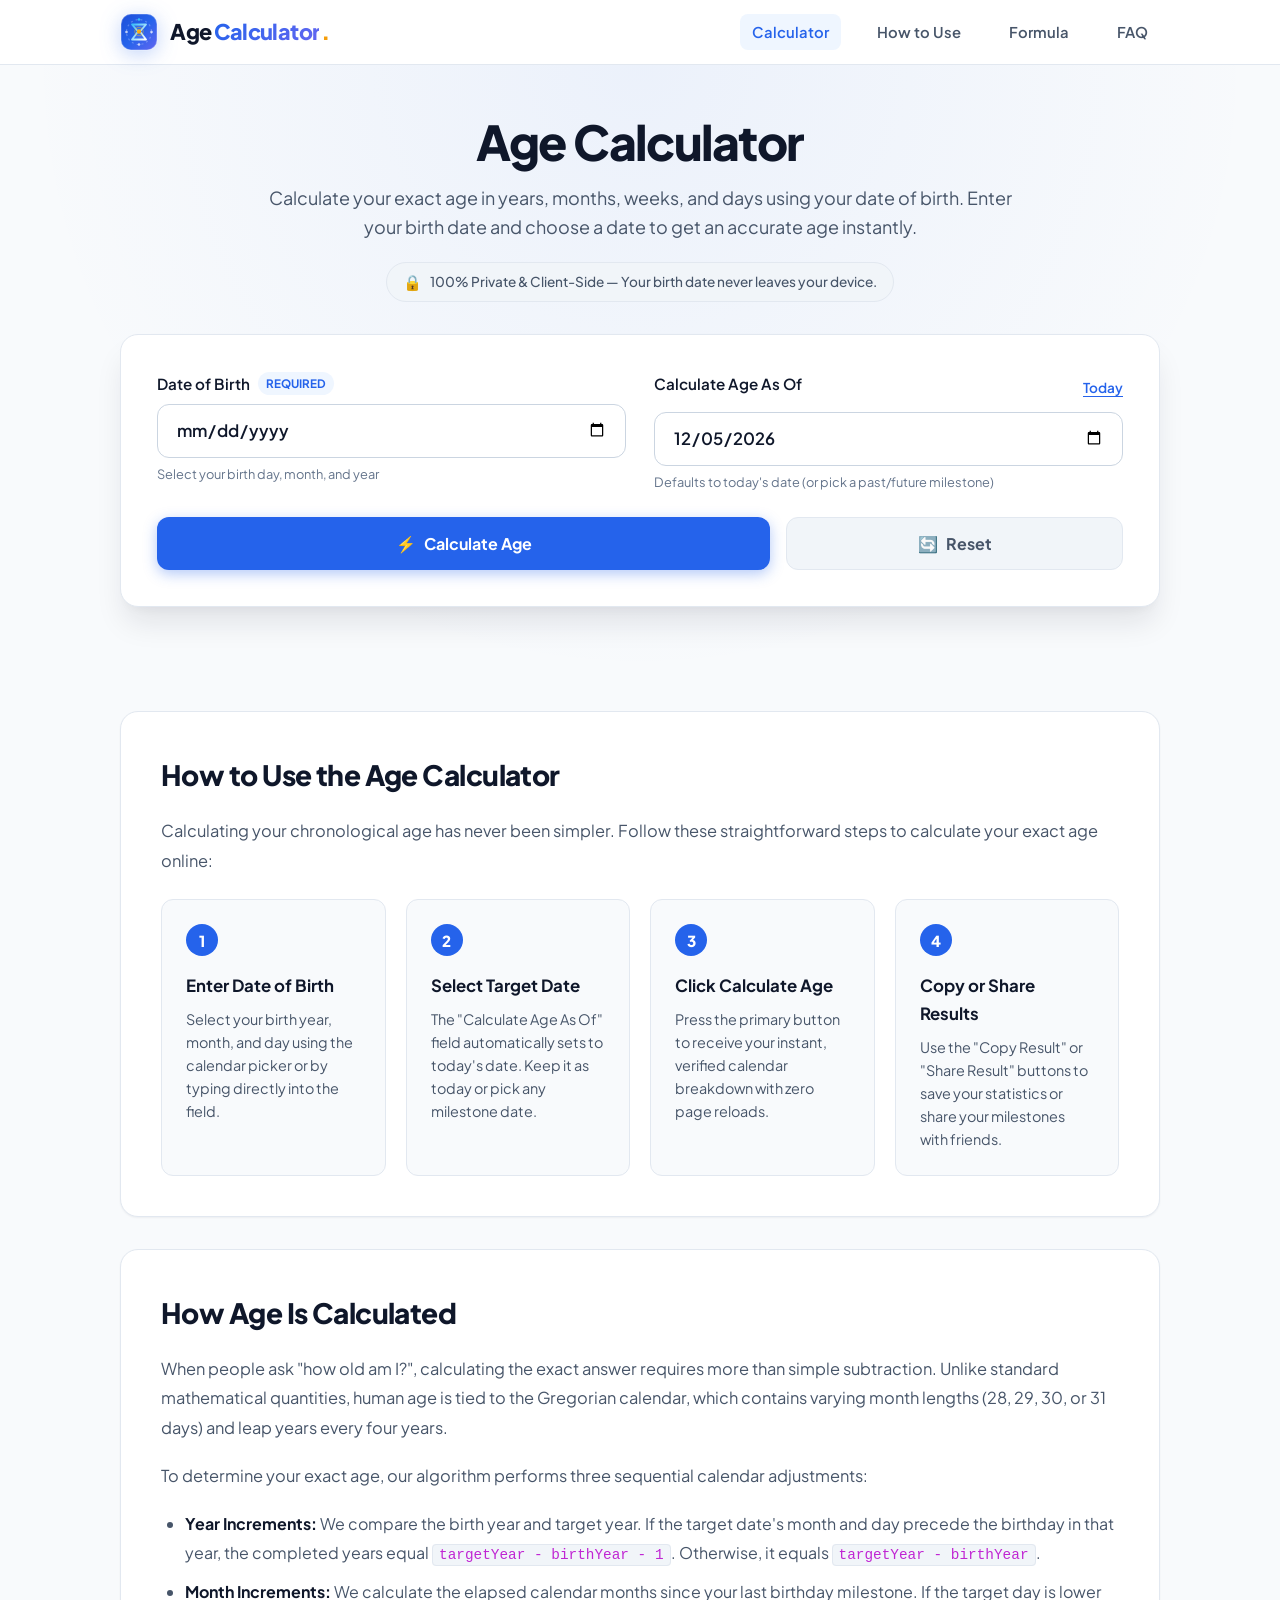
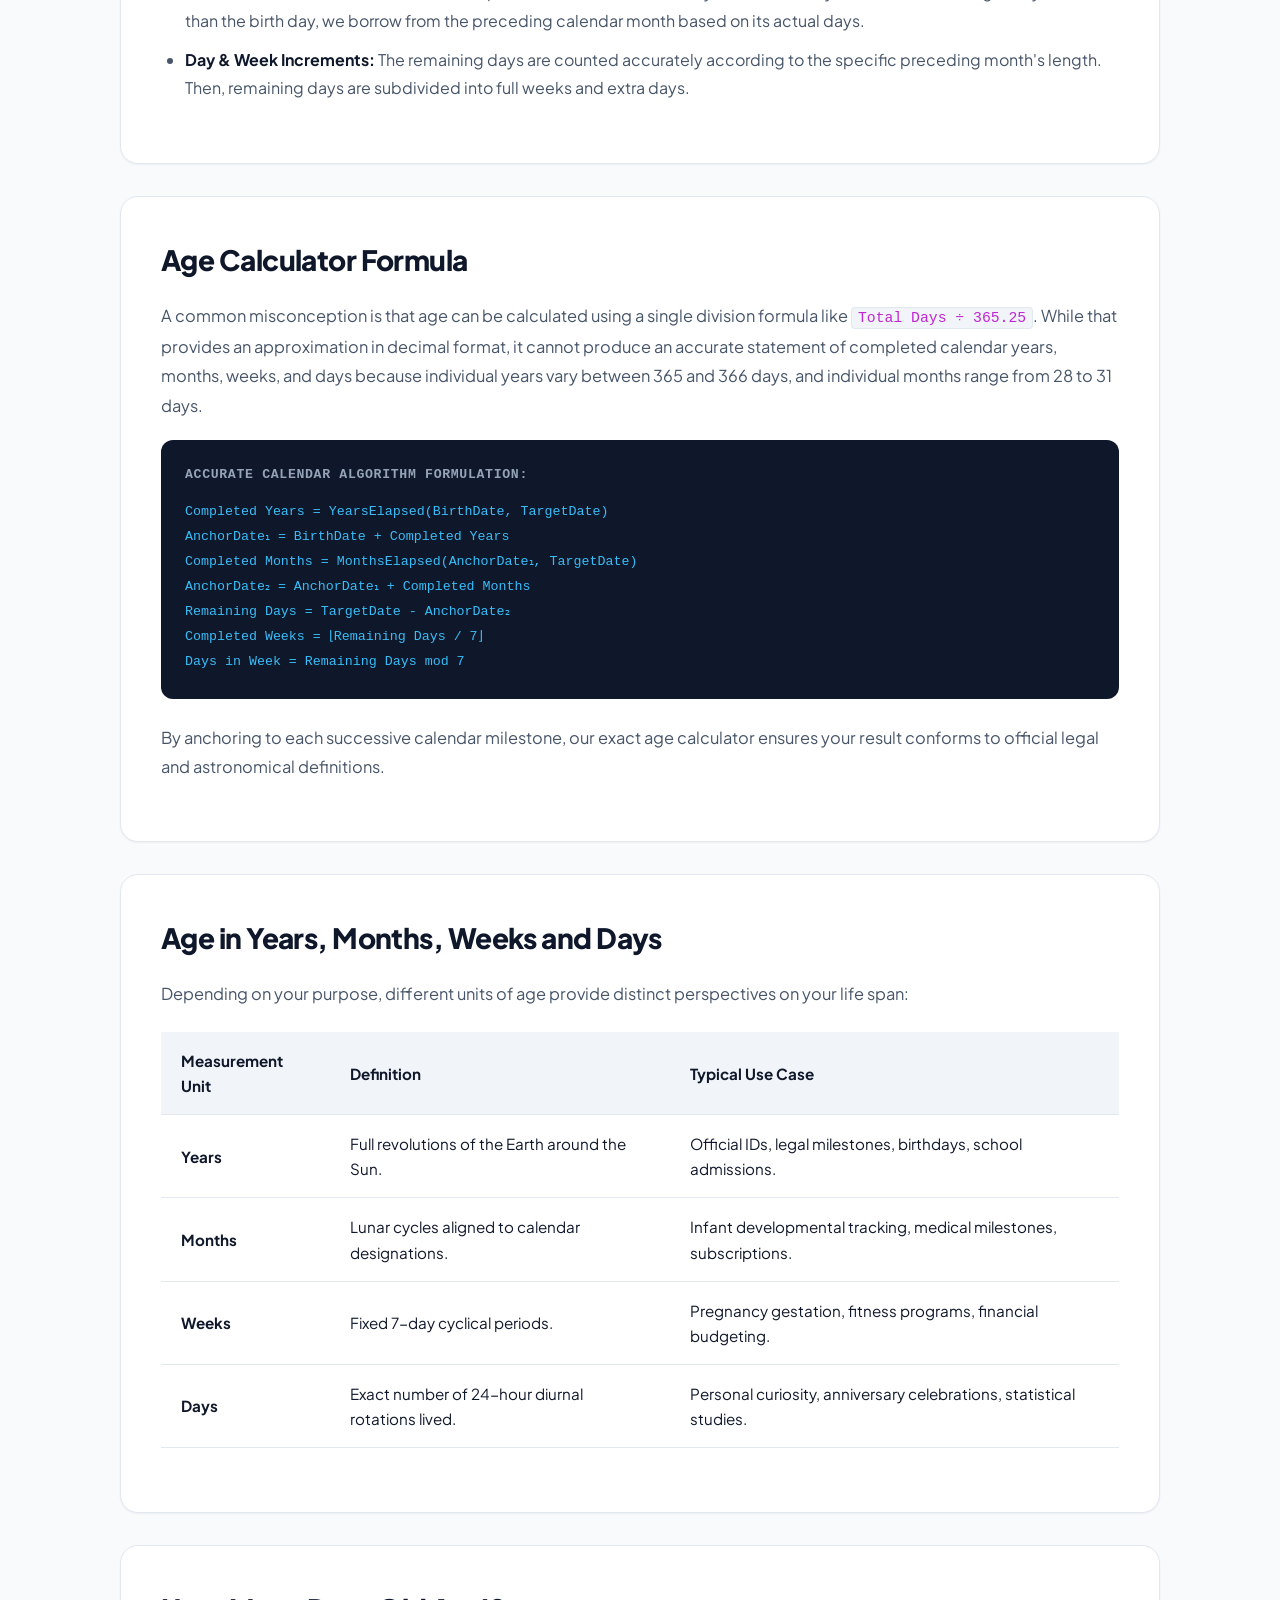
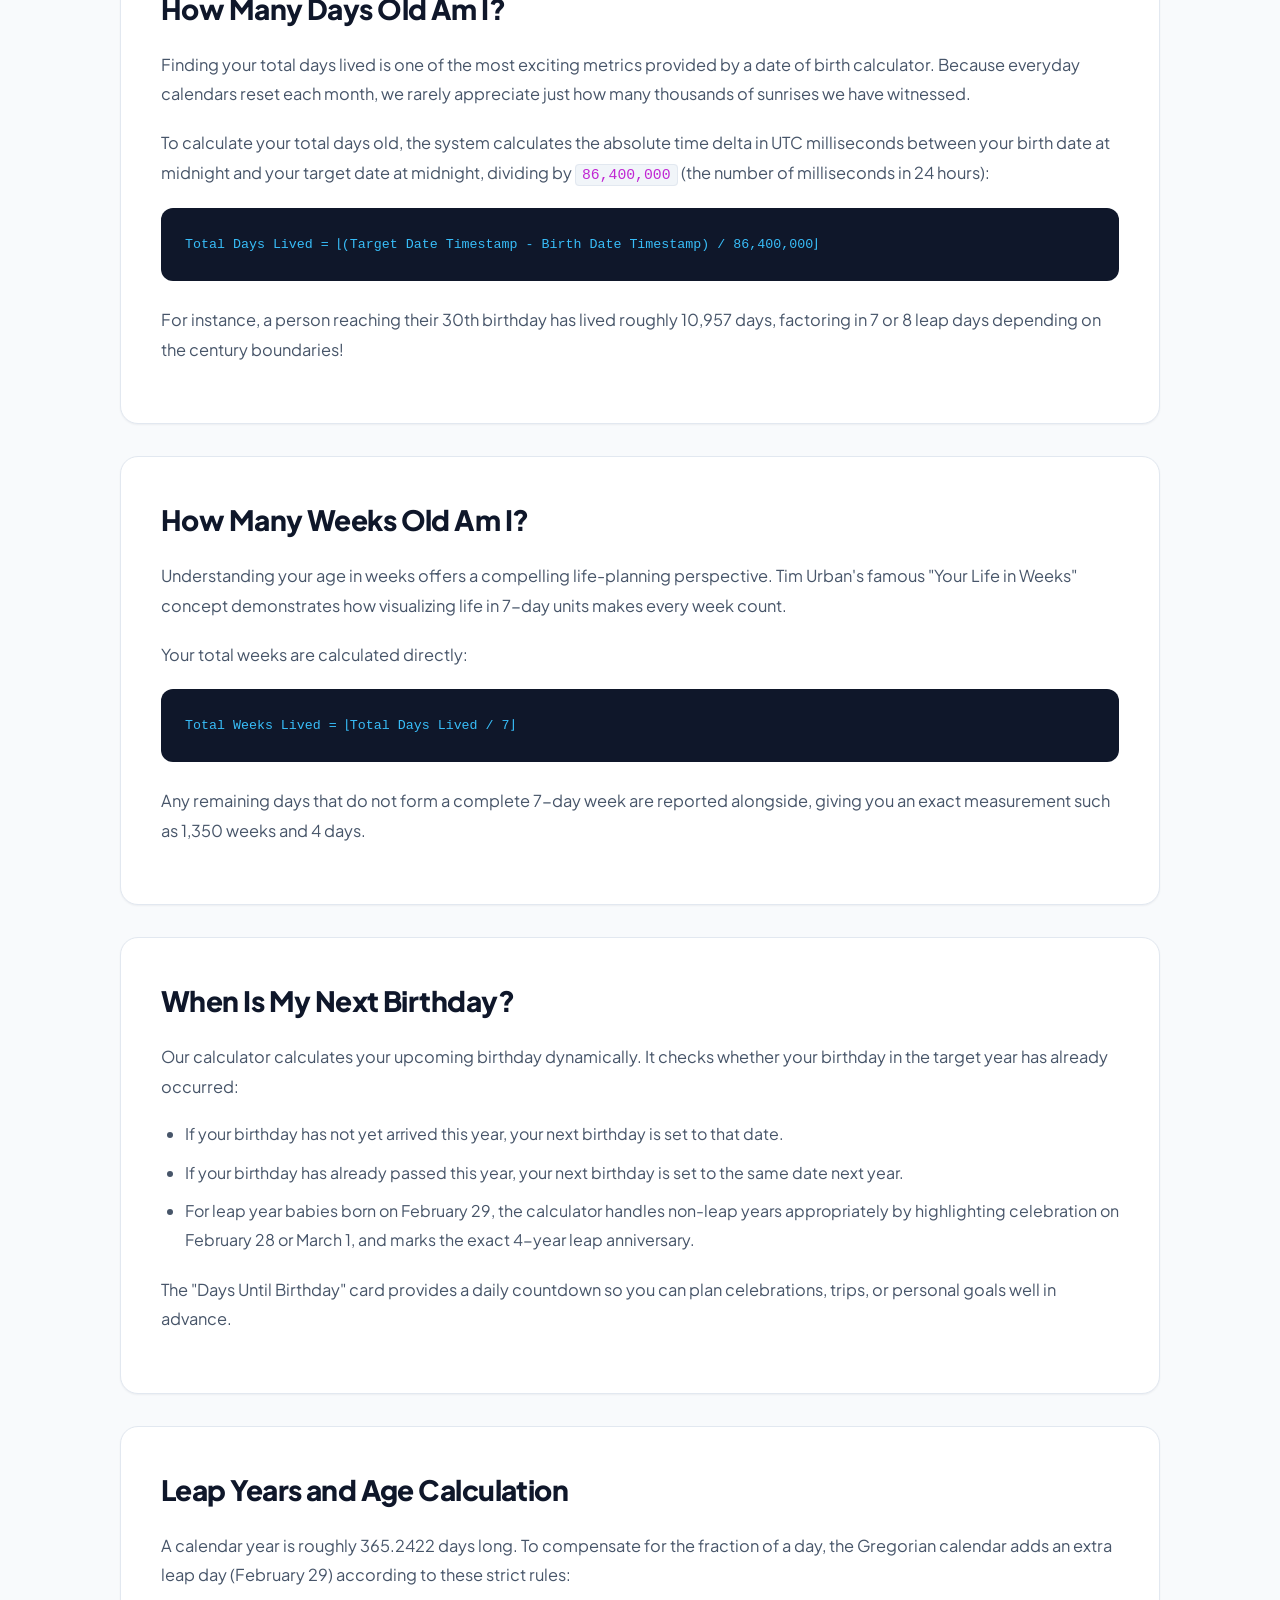
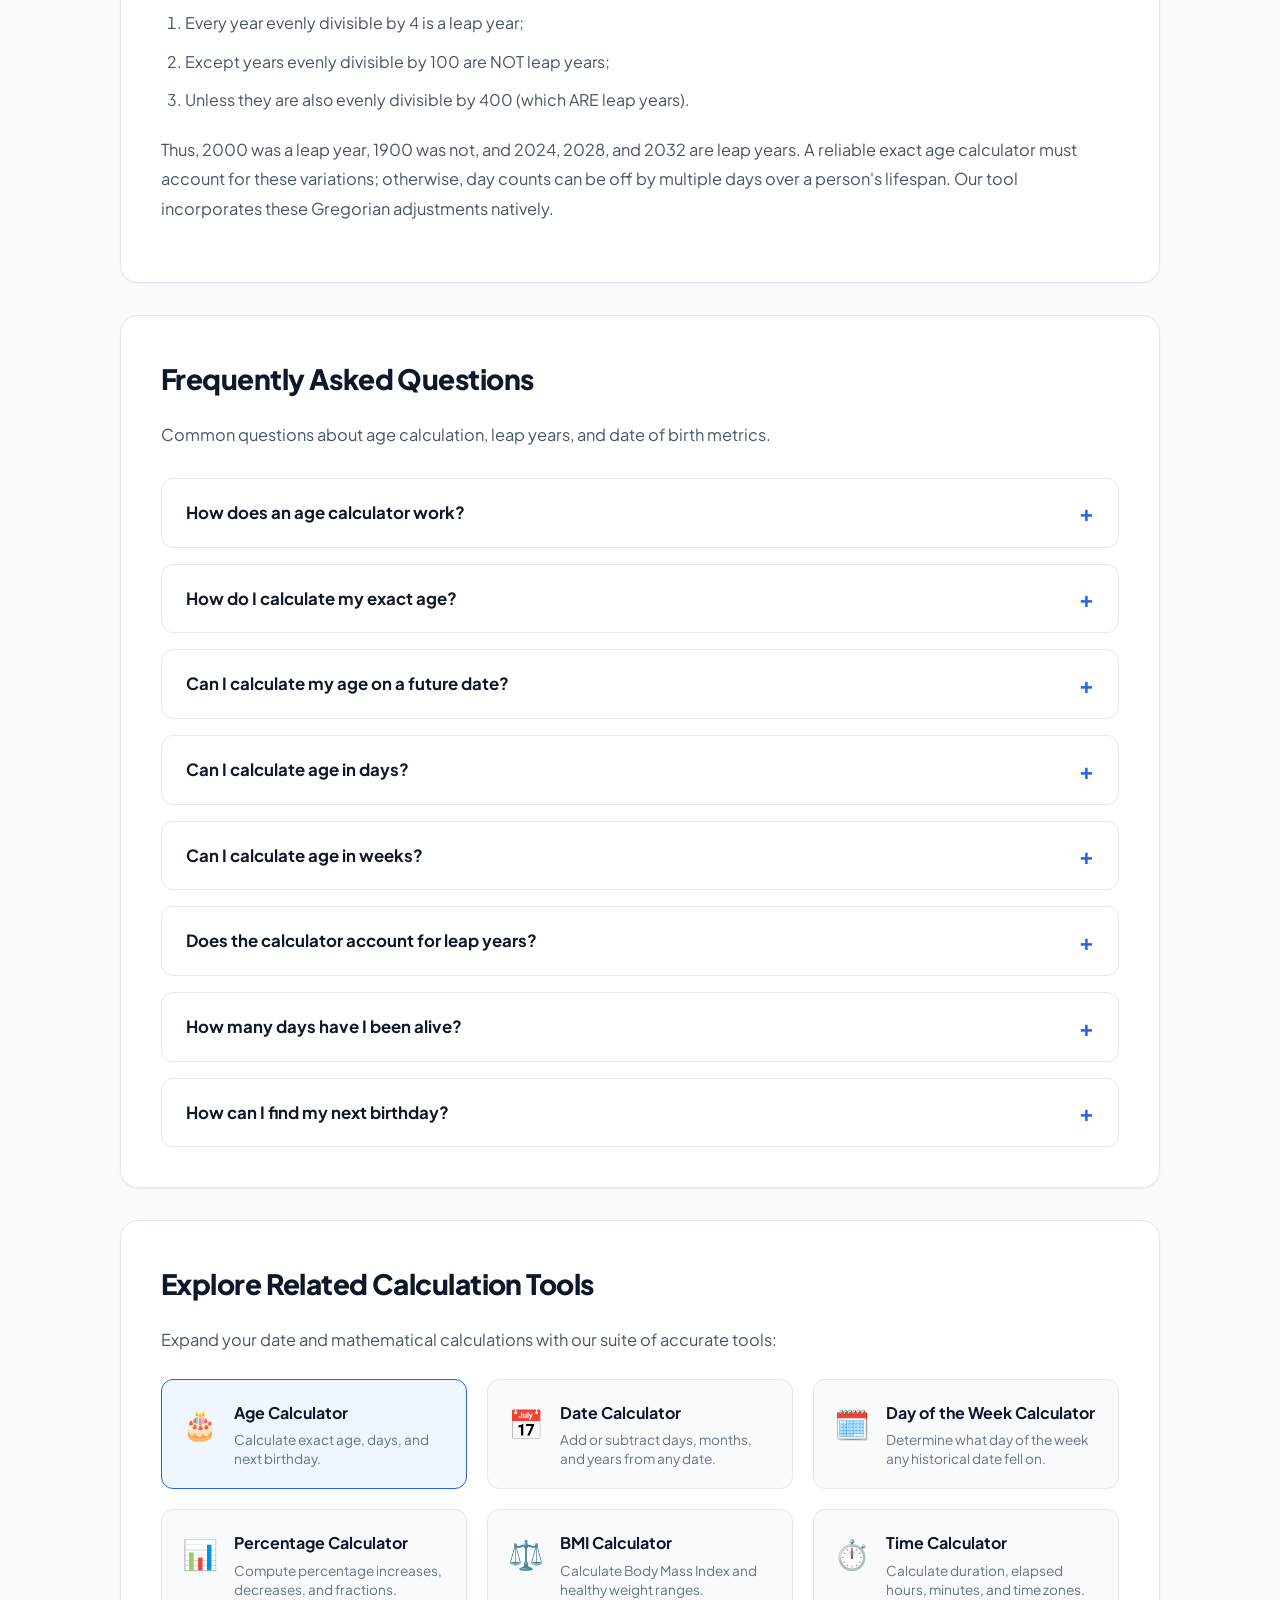
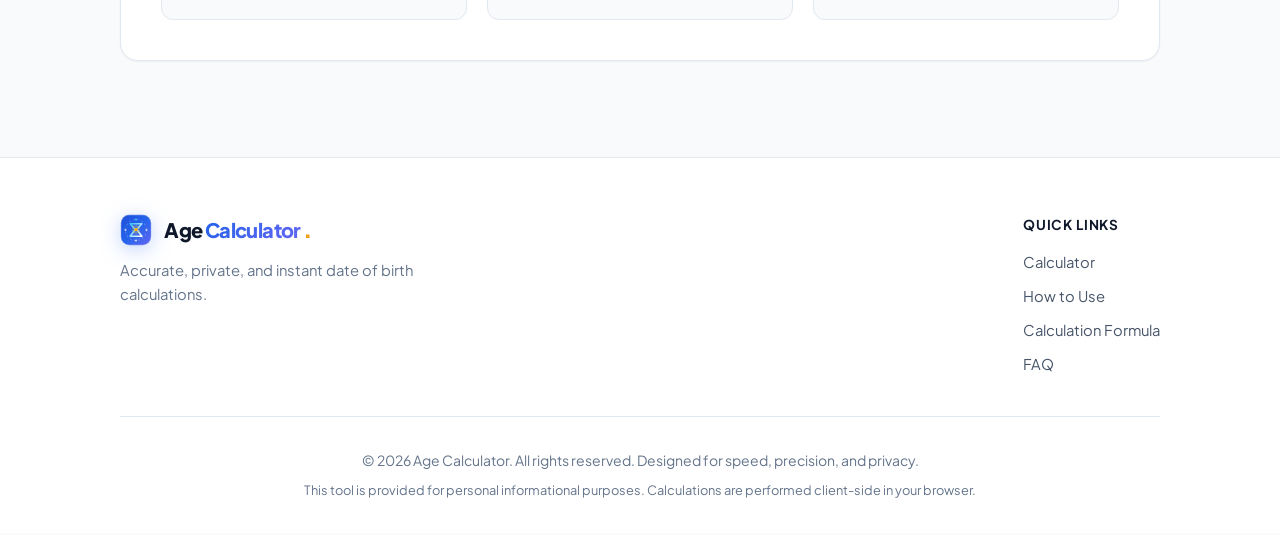
<file: index.html>
<!DOCTYPE html>
<html lang="en">

<head>
    <meta charset="UTF-8">
    <meta name="viewport" content="width=device-width, initial-scale=1.0">
    <title>Age Calculator – Calculate Your Exact Age Online</title>
    <meta name="description"
        content="Calculate your exact age in years, months, weeks and days. Enter your date of birth and get accurate results instantly with our free age calculator.">
    <meta name="keywords"
        content="age calculator, calculate age, age calculator online, exact age calculator, calculate my age, age in years months days, age in days, age in weeks, how old am I, date of birth calculator">
    <meta name="author" content="Age Calculator">
    <meta name="robots" content="index, follow">
    <link rel="canonical" href="https://age-calculator-blue-zeta.vercel.app/">
    <link rel="icon" type="image/svg+xml" href="favicon.svg">

    <!-- Google Site Verification -->
    <meta name="google-site-verification" content="9Q1q1gPk2qSRM4EOy9Ygh7J5gQvlTC3hn3TO_TI9pf8">

    <!-- Open Graph Metadata -->
    <meta property="og:type" content="website">

    <meta property="og:site_name" content="Age Calculator">
    <meta property="og:title" content="Age Calculator – Calculate Your Exact Age Online">
    <meta property="og:description"
        content="Calculate your exact age in years, months, weeks and days. Enter your date of birth and get accurate results instantly with our free age calculator.">
    <meta property="og:url" content="https://age-calculator-blue-zeta.vercel.app/">
    <meta property="og:image" content="https://age-calculator-blue-zeta.vercel.app/og-image.png">

    <!-- Twitter Card Metadata -->
    <meta name="twitter:card" content="summary_large_image">
    <meta name="twitter:title" content="Age Calculator – Calculate Your Exact Age Online">
    <meta name="twitter:description"
        content="Calculate your exact age in years, months, weeks and days. Accurate leap year and calendar calculations.">
    <meta name="twitter:image" content="https://age-calculator-blue-zeta.vercel.app/og-image.png">

    <!-- Typography & Styling -->
    <link rel="preconnect" href="https://fonts.googleapis.com">
    <link rel="preconnect" href="https://fonts.gstatic.com" crossorigin>
    <link href="https://fonts.googleapis.com/css2?family=Plus+Jakarta+Sans:wght@400;500;600;700;800&display=swap"
        rel="stylesheet">
    <link rel="stylesheet" href="style.css">

    <!-- Structured Data (JSON-LD) -->
    <script type="application/ld+json">
    {
      "@context": "https://schema.org",
      "@graph": [
        {
          "@type": "WebSite",
          "@id": "https://age-calculator-blue-zeta.vercel.app/#website",
          "url": "https://age-calculator-blue-zeta.vercel.app/",
          "name": "Age Calculator",
          "description": "Calculate your exact age in years, months, weeks and days online instantly.",
          "potentialAction": {
            "@type": "SearchAction",
            "target": "https://age-calculator-blue-zeta.vercel.app/?q={search_term_string}",
            "query-input": "required name=search_term_string"
          }
        },
        {
          "@type": "WebPage",
          "@id": "https://age-calculator-blue-zeta.vercel.app/#webpage",
          "url": "https://age-calculator-blue-zeta.vercel.app/",
          "name": "Age Calculator – Calculate Your Exact Age Online",
          "isPartOf": {
            "@id": "https://age-calculator-blue-zeta.vercel.app/#website"
          },
          "description": "Calculate your exact age in years, months, weeks and days. Enter your date of birth and get accurate results instantly with our free age calculator.",
          "inLanguage": "en-US"
        },
        {
          "@type": "BreadcrumbList",
          "@id": "https://age-calculator-blue-zeta.vercel.app/#breadcrumb",
          "itemListElement": [
            {
              "@type": "ListItem",
              "position": 1,
              "name": "Home",
              "item": "https://age-calculator-blue-zeta.vercel.app/"
            },
            {
              "@type": "ListItem",
              "position": 2,
              "name": "Age Calculator",
              "item": "https://age-calculator-blue-zeta.vercel.app/"
            }
          ]
        },
        {
          "@type": "FAQPage",
          "mainEntity": [
            {
              "@type": "Question",
              "name": "How does an age calculator work?",
              "acceptedAnswer": {
                "@type": "Answer",
                "text": "An age calculator compares your exact birth date with a chosen target date (such as today). It breaks down the difference through calendar-based month increments, leap-year checks, and remaining days to yield exact years, months, weeks, and total elapsed days."
              }
            },
            {
              "@type": "Question",
              "name": "How do I calculate my exact age?",
              "acceptedAnswer": {
                "@type": "Answer",
                "text": "Enter your date of birth into the Date of Birth field, choose your target date (defaults to today), and click 'Calculate Age'. You will instantly receive your full breakdown in years, months, weeks, and days."
              }
            },
            {
              "@type": "Question",
              "name": "Can I calculate my age on a future date?",
              "acceptedAnswer": {
                "@type": "Answer",
                "text": "Yes. Change the 'Calculate Age As Of' date to any future date. The calculator will accurately compute how old you will be on that specific milestone date."
              }
            },
            {
              "@type": "Question",
              "name": "Can I calculate age in days?",
              "acceptedAnswer": {
                "@type": "Answer",
                "text": "Yes. The calculator computes your exact total days lived by measuring the total milliseconds between your birth date and the target date, divided by the number of milliseconds in a standard day (86,400,000)."
              }
            },
            {
              "@type": "Question",
              "name": "Can I calculate age in weeks?",
              "acceptedAnswer": {
                "@type": "Answer",
                "text": "Yes. The calculator provides your total age in full weeks by dividing your total lived days by 7, while also providing any remaining days."
              }
            },
            {
              "@type": "Question",
              "name": "Does the calculator account for leap years?",
              "acceptedAnswer": {
                "@type": "Answer",
                "text": "Yes. Our calculator fully accounts for Gregorian leap years (including the 4-year, 100-year, and 400-year rules) as well as birthdays occurring on February 29."
              }
            },
            {
              "@type": "Question",
              "name": "How many days have I been alive?",
              "acceptedAnswer": {
                "@type": "Answer",
                "text": "Enter your date of birth, and look at the 'Age in Days' metric card. It displays the exact, cumulative number of days you have lived up to the selected target date."
              }
            },
            {
              "@type": "Question",
              "name": "How can I find my next birthday?",
              "acceptedAnswer": {
                "@type": "Answer",
                "text": "The calculator automatically evaluates your birth month and day against the target date, shows the exact day and date of your next birthday, and provides a real-time countdown of days remaining."
              }
            }
          ]
        }
      ]
    }
    </script>
</head>

<body>
    <!-- Accessibility Skip Link -->
    <a href="#calculatorCard" class="skip-link">Skip to calculator</a>

    <!-- Navigation Header -->
    <header class="header">
        <div class="container header-container">
            <a href="#calculatorCard" class="logo" aria-label="Age Calculator Home">
                <div class="logo-mark" aria-hidden="true">
                    <svg class="logo-svg" width="38" height="38" viewBox="0 0 38 38" fill="none" xmlns="http://www.w3.org/2000/svg">
                        <defs>
                            <linearGradient id="logoBgGrad" x1="0%" y1="0%" x2="100%" y2="100%">
                                <stop offset="0%" stop-color="#1d4ed8" />
                                <stop offset="50%" stop-color="#2563eb" />
                                <stop offset="100%" stop-color="#6366f1" />
                            </linearGradient>
                            <linearGradient id="logoAccentGrad" x1="0%" y1="0%" x2="100%" y2="100%">
                                <stop offset="0%" stop-color="#38bdf8" />
                                <stop offset="100%" stop-color="#ffffff" />
                            </linearGradient>
                            <linearGradient id="sparkGrad" x1="0%" y1="0%" x2="100%" y2="100%">
                                <stop offset="0%" stop-color="#fbbf24" />
                                <stop offset="100%" stop-color="#f59e0b" />
                            </linearGradient>
                        </defs>
                        <!-- Rounded Squircle Badge -->
                        <rect x="1" y="1" width="36" height="36" rx="10" fill="url(#logoBgGrad)" stroke="rgba(255,255,255,0.25)" stroke-width="1.5"/>
                        
                        <!-- Outer Precision Orbit Dial -->
                        <circle cx="19" cy="19" r="12.5" stroke="rgba(255,255,255,0.25)" stroke-width="1.2" stroke-dasharray="2 3"/>
                        
                        <!-- Milestone Ticks (4 Seasons / Cardinal Points) -->
                        <circle cx="19" cy="6.5" r="1.3" fill="#38bdf8"/>
                        <circle cx="31.5" cy="19" r="1.3" fill="rgba(255,255,255,0.7)"/>
                        <circle cx="19" cy="31.5" r="1.3" fill="rgba(255,255,255,0.7)"/>
                        <circle cx="6.5" cy="19" r="1.3" fill="rgba(255,255,255,0.7)"/>
                        
                        <!-- Stylized Geometric Hourglass / Infinity Time Curve -->
                        <path d="M12 11.5 H26 L20 18.5 L26 26.5 H12 L18 18.5 Z" stroke="url(#logoAccentGrad)" stroke-width="1.8" stroke-linecap="round" stroke-linejoin="round" fill="rgba(255,255,255,0.08)"/>
                        
                        <!-- Center Dynamic Spark / Time Node -->
                        <circle cx="19" cy="18.5" r="2.2" fill="url(#sparkGrad)"/>
                        <circle cx="19" cy="18.5" r="4.2" stroke="#fbbf24" stroke-width="0.8" opacity="0.6"/>
                    </svg>
                </div>
                <div class="logo-brand">
                    <span class="brand-age">Age</span><span class="brand-calc">Calculator</span><span class="brand-dot">.</span>
                </div>
            </a>
            <nav class="nav-links" aria-label="Quick tools navigation">
                <a href="#calculatorCard" class="nav-link active">Calculator</a>
                <a href="#how-to-use" class="nav-link">How to Use</a>
                <a href="#methodology" class="nav-link">Formula</a>
                <a href="#faq" class="nav-link">FAQ</a>
            </nav>
        </div>
    </header>

    <!-- Main Content Area -->
    <main id="mainContent">
        <!-- Hero & Calculator Section -->
        <section class="hero-section">
            <div class="container hero-container">
                <div class="hero-header text-center">
                    <h1>Age Calculator</h1>
                    <p class="hero-intro">
                        Calculate your exact age in years, months, weeks, and days using your date of birth. Enter your
                        birth date and choose a date to get an accurate age instantly.
                    </p>
                    <div class="privacy-pill" role="status">
                        <span class="privacy-icon" aria-hidden="true">🔒</span>
                        <span>100% Private &amp; Client-Side — Your birth date never leaves your device.</span>
                    </div>
                </div>

                <!-- Calculator Card -->
                <div class="calculator-card" id="calculatorCard">
                    <form id="ageForm" class="age-form" novalidate>
                        <div class="form-grid">
                            <!-- Date of Birth Input -->
                            <div class="input-group">
                                <label for="birthDate">
                                    <span class="label-text">Date of Birth</span>
                                    <span class="label-badge">Required</span>
                                </label>
                                <div class="date-input-wrapper">
                                    <input type="date" id="birthDate" name="birthDate" required
                                        aria-describedby="birthDateHint" aria-required="true">
                                </div>
                                <span class="input-hint" id="birthDateHint">Select your birth day, month, and
                                    year</span>
                            </div>

                            <!-- Calculate Age As Of (Target Date) Input -->
                            <div class="input-group">
                                <div class="label-row">
                                    <label for="targetDate">
                                        <span class="label-text">Calculate Age As Of</span>
                                    </label>
                                    <button type="button" id="setTodayBtn" class="btn-text-action"
                                        title="Set to current date">
                                        Today
                                    </button>
                                </div>
                                <div class="date-input-wrapper">
                                    <input type="date" id="targetDate" name="targetDate" required
                                        aria-describedby="targetDateHint">
                                </div>
                                <span class="input-hint" id="targetDateHint">Defaults to today's date (or pick a
                                    past/future milestone)</span>
                            </div>
                        </div>

                        <!-- Accessible Error Feedback -->
                        <div id="errorAlert" class="error-alert hidden" role="alert" aria-live="assertive">
                            <span class="error-icon" aria-hidden="true">⚠️</span>
                            <span class="error-message" id="errorMessage"></span>
                        </div>

                        <!-- Form Control Buttons -->
                        <div class="button-row">
                            <button type="submit" id="calculateBtn" class="btn btn-primary">
                                <span class="btn-icon" aria-hidden="true">⚡</span>
                                <span>Calculate Age</span>
                            </button>
                            <button type="reset" id="resetBtn" class="btn btn-secondary">
                                <span class="btn-icon" aria-hidden="true">🔄</span>
                                <span>Reset</span>
                            </button>
                        </div>
                    </form>

                    <!-- Dynamic Results Section -->
                    <div id="resultsSection" class="results-container hidden" aria-live="polite">
                        <!-- Hero Result Card: Exact Age -->
                        <div class="exact-age-banner">
                            <div class="banner-top">
                                <span class="banner-badge">Result</span>
                                <h2 class="banner-title">Your Exact Age</h2>
                            </div>
                            <div class="exact-age-display" id="exactAgeSummary">
                                <div class="age-unit-pill">
                                    <span class="unit-val" id="exactYears">0</span>
                                    <span class="unit-name">Years</span>
                                </div>
                                <div class="unit-separator" aria-hidden="true">•</div>
                                <div class="age-unit-pill">
                                    <span class="unit-val" id="exactMonths">0</span>
                                    <span class="unit-name">Months</span>
                                </div>
                                <div class="unit-separator" aria-hidden="true">•</div>
                                <div class="age-unit-pill">
                                    <span class="unit-val" id="exactWeeks">0</span>
                                    <span class="unit-name">Weeks</span>
                                </div>
                                <div class="unit-separator" aria-hidden="true">•</div>
                                <div class="age-unit-pill">
                                    <span class="unit-val" id="exactDays">0</span>
                                    <span class="unit-name">Days</span>
                                </div>
                            </div>
                            <p class="exact-age-sentence" id="exactAgeSentence">
                                You are exactly 0 years, 0 months, 0 weeks, and 0 days old.
                            </p>
                        </div>

                        <!-- Result Cards Grid -->
                        <div class="cards-grid">
                            <!-- Card 1: Age in Years -->
                            <div class="stat-card">
                                <div class="card-icon" aria-hidden="true">🎂</div>
                                <div class="card-content">
                                    <span class="card-label">Age in Years</span>
                                    <div class="card-value" id="cardYears">0</div>
                                    <span class="card-subtext" id="cardYearsDecimal">0.00 years total</span>
                                </div>
                            </div>

                            <!-- Card 2: Age in Months -->
                            <div class="stat-card">
                                <div class="card-icon" aria-hidden="true">📅</div>
                                <div class="card-content">
                                    <span class="card-label">Age in Months</span>
                                    <div class="card-value" id="cardMonths">0</div>
                                    <span class="card-subtext" id="cardMonthsSub">Total months lived</span>
                                </div>
                            </div>

                            <!-- Card 3: Age in Weeks -->
                            <div class="stat-card">
                                <div class="card-icon" aria-hidden="true">🗓️</div>
                                <div class="card-content">
                                    <span class="card-label">Age in Weeks</span>
                                    <div class="card-value" id="cardWeeks">0</div>
                                    <span class="card-subtext" id="cardWeeksSub">Total weeks lived</span>
                                </div>
                            </div>

                            <!-- Card 4: Age in Days -->
                            <div class="stat-card">
                                <div class="card-icon" aria-hidden="true">☀️</div>
                                <div class="card-content">
                                    <span class="card-label">Age in Days</span>
                                    <div class="card-value" id="cardDays">0</div>
                                    <span class="card-subtext">Total days lived</span>
                                </div>
                            </div>

                            <!-- Card 5: Next Birthday -->
                            <div class="stat-card stat-card-highlight">
                                <div class="card-icon" aria-hidden="true">🎉</div>
                                <div class="card-content">
                                    <span class="card-label">Next Birthday</span>
                                    <div class="card-value card-value-sm" id="cardNextBirthday">—</div>
                                    <span class="card-subtext" id="cardNextBirthdayDay">—</span>
                                </div>
                            </div>

                            <!-- Card 6: Days Until Birthday -->
                            <div class="stat-card">
                                <div class="card-icon" aria-hidden="true">⏳</div>
                                <div class="card-content">
                                    <span class="card-label">Days Until Birthday</span>
                                    <div class="card-value" id="cardDaysUntilBirthday">0</div>
                                    <span class="card-subtext" id="cardDaysUntilBirthdaySub">Days remaining</span>
                                </div>
                            </div>

                            <!-- Card 7: Day of Birth -->
                            <div class="stat-card">
                                <div class="card-icon" aria-hidden="true">🌟</div>
                                <div class="card-content">
                                    <span class="card-label">Day of Birth</span>
                                    <div class="card-value card-value-sm" id="cardDayOfBirth">—</div>
                                    <span class="card-subtext">Day you were born</span>
                                </div>
                            </div>

                            <!-- Card 8: Zodiac Sign -->
                            <div class="stat-card">
                                <div class="card-icon" aria-hidden="true" id="cardZodiacIcon">♈</div>
                                <div class="card-content">
                                    <span class="card-label">Zodiac Sign</span>
                                    <div class="card-value card-value-sm" id="cardZodiac">—</div>
                                    <span class="card-subtext" id="cardZodiacDates">—</span>
                                </div>
                            </div>
                        </div>

                        <!-- Micro Metrics Breakdown: Hours, Minutes, Seconds -->
                        <div class="extra-metrics-panel">
                            <h3 class="extra-metrics-title">Cumulative Time Lived</h3>
                            <div class="extra-metrics-grid">
                                <div class="extra-metric-item">
                                    <span class="metric-num" id="statHours">0</span>
                                    <span class="metric-name">Total Hours</span>
                                </div>
                                <div class="extra-metric-item">
                                    <span class="metric-num" id="statMinutes">0</span>
                                    <span class="metric-name">Total Minutes</span>
                                </div>
                                <div class="extra-metric-item">
                                    <span class="metric-num" id="statSeconds">0</span>
                                    <span class="metric-name">Total Seconds</span>
                                </div>
                            </div>
                        </div>

                        <!-- Copy & Share Action Bar -->
                        <div class="action-toolbar">
                            <button type="button" id="copyResultBtn" class="btn btn-action">
                                <span class="action-icon" aria-hidden="true">📋</span>
                                <span>Copy Result</span>
                            </button>
                            <button type="button" id="shareResultBtn" class="btn btn-action">
                                <span class="action-icon" aria-hidden="true">↗️</span>
                                <span>Share Result</span>
                            </button>
                        </div>
                    </div>
                </div>
            </div>
        </section>

        <!-- SEO Educational Content Sections -->
        <section class="content-section" id="how-to-use">
            <div class="container">
                <article class="content-card">
                    <h2>How to Use the Age Calculator</h2>
                    <p>
                        Calculating your chronological age has never been simpler. Follow these straightforward steps to
                        calculate your exact age online:
                    </p>
                    <div class="steps-grid">
                        <div class="step-card">
                            <div class="step-badge">1</div>
                            <h3>Enter Date of Birth</h3>
                            <p>Select your birth year, month, and day using the calendar picker or by typing directly
                                into the field.</p>
                        </div>
                        <div class="step-card">
                            <div class="step-badge">2</div>
                            <h3>Select Target Date</h3>
                            <p>The "Calculate Age As Of" field automatically sets to today's date. Keep it as today or
                                pick any milestone date.</p>
                        </div>
                        <div class="step-card">
                            <div class="step-badge">3</div>
                            <h3>Click Calculate Age</h3>
                            <p>Press the primary button to receive your instant, verified calendar breakdown with zero
                                page reloads.</p>
                        </div>
                        <div class="step-card">
                            <div class="step-badge">4</div>
                            <h3>Copy or Share Results</h3>
                            <p>Use the "Copy Result" or "Share Result" buttons to save your statistics or share your
                                milestones with friends.</p>
                        </div>
                    </div>
                </article>

                <article class="content-card" id="methodology">
                    <h2>How Age Is Calculated</h2>
                    <p>
                        When people ask "how old am I?", calculating the exact answer requires more than simple
                        subtraction. Unlike standard mathematical quantities, human age is tied to the Gregorian
                        calendar, which contains varying month lengths (28, 29, 30, or 31 days) and leap years every
                        four years.
                    </p>
                    <p>
                        To determine your exact age, our algorithm performs three sequential calendar adjustments:
                    </p>
                    <ul>
                        <li><strong>Year Increments:</strong> We compare the birth year and target year. If the target
                            date's month and day precede the birthday in that year, the completed years equal
                            <code>targetYear - birthYear - 1</code>. Otherwise, it equals
                            <code>targetYear - birthYear</code>.</li>
                        <li><strong>Month Increments:</strong> We calculate the elapsed calendar months since your last
                            birthday milestone. If the target day is lower than the birth day, we borrow from the
                            preceding calendar month based on its actual days.</li>
                        <li><strong>Day &amp; Week Increments:</strong> The remaining days are counted accurately
                            according to the specific preceding month's length. Then, remaining days are subdivided into
                            full weeks and extra days.</li>
                    </ul>
                </article>

                <article class="content-card">
                    <h2>Age Calculator Formula</h2>
                    <p>
                        A common misconception is that age can be calculated using a single division formula like
                        <code>Total Days ÷ 365.25</code>. While that provides an approximation in decimal format, it
                        cannot produce an accurate statement of completed calendar years, months, weeks, and days
                        because individual years vary between 365 and 366 days, and individual months range from 28 to
                        31 days.
                    </p>
                    <div class="formula-box">
                        <div class="formula-header">Accurate Calendar Algorithm Formulation:</div>
                        <code>
                            Completed Years = YearsElapsed(BirthDate, TargetDate)<br>
                            AnchorDate₁ = BirthDate + Completed Years<br>
                            Completed Months = MonthsElapsed(AnchorDate₁, TargetDate)<br>
                            AnchorDate₂ = AnchorDate₁ + Completed Months<br>
                            Remaining Days = TargetDate - AnchorDate₂<br>
                            Completed Weeks = ⌊Remaining Days / 7⌋<br>
                            Days in Week = Remaining Days mod 7
                        </code>
                    </div>
                    <p>
                        By anchoring to each successive calendar milestone, our exact age calculator ensures your result
                        conforms to official legal and astronomical definitions.
                    </p>
                </article>

                <article class="content-card">
                    <h2>Age in Years, Months, Weeks and Days</h2>
                    <p>
                        Depending on your purpose, different units of age provide distinct perspectives on your life
                        span:
                    </p>
                    <div class="table-responsive">
                        <table class="info-table">
                            <thead>
                                <tr>
                                    <th>Measurement Unit</th>
                                    <th>Definition</th>
                                    <th>Typical Use Case</th>
                                </tr>
                            </thead>
                            <tbody>
                                <tr>
                                    <td><strong>Years</strong></td>
                                    <td>Full revolutions of the Earth around the Sun.</td>
                                    <td>Official IDs, legal milestones, birthdays, school admissions.</td>
                                </tr>
                                <tr>
                                    <td><strong>Months</strong></td>
                                    <td>Lunar cycles aligned to calendar designations.</td>
                                    <td>Infant developmental tracking, medical milestones, subscriptions.</td>
                                </tr>
                                <tr>
                                    <td><strong>Weeks</strong></td>
                                    <td>Fixed 7-day cyclical periods.</td>
                                    <td>Pregnancy gestation, fitness programs, financial budgeting.</td>
                                </tr>
                                <tr>
                                    <td><strong>Days</strong></td>
                                    <td>Exact number of 24-hour diurnal rotations lived.</td>
                                    <td>Personal curiosity, anniversary celebrations, statistical studies.</td>
                                </tr>
                            </tbody>
                        </table>
                    </div>
                </article>

                <article class="content-card">
                    <h2>How Many Days Old Am I?</h2>
                    <p>
                        Finding your total days lived is one of the most exciting metrics provided by a date of birth
                        calculator. Because everyday calendars reset each month, we rarely appreciate just how many
                        thousands of sunrises we have witnessed.
                    </p>
                    <p>
                        To calculate your total days old, the system calculates the absolute time delta in UTC
                        milliseconds between your birth date at midnight and your target date at midnight, dividing by
                        <code>86,400,000</code> (the number of milliseconds in 24 hours):
                    </p>
                    <div class="formula-box">
                        <code>Total Days Lived = ⌊(Target Date Timestamp - Birth Date Timestamp) / 86,400,000⌋</code>
                    </div>
                    <p>
                        For instance, a person reaching their 30th birthday has lived roughly 10,957 days, factoring in
                        7 or 8 leap days depending on the century boundaries!
                    </p>
                </article>

                <article class="content-card">
                    <h2>How Many Weeks Old Am I?</h2>
                    <p>
                        Understanding your age in weeks offers a compelling life-planning perspective. Tim Urban's
                        famous "Your Life in Weeks" concept demonstrates how visualizing life in 7-day units makes every
                        week count.
                    </p>
                    <p>
                        Your total weeks are calculated directly:
                    </p>
                    <div class="formula-box">
                        <code>Total Weeks Lived = ⌊Total Days Lived / 7⌋</code>
                    </div>
                    <p>
                        Any remaining days that do not form a complete 7-day week are reported alongside, giving you an
                        exact measurement such as 1,350 weeks and 4 days.
                    </p>
                </article>

                <article class="content-card">
                    <h2>When Is My Next Birthday?</h2>
                    <p>
                        Our calculator calculates your upcoming birthday dynamically. It checks whether your birthday in
                        the target year has already occurred:
                    </p>
                    <ul>
                        <li>If your birthday has not yet arrived this year, your next birthday is set to that date.</li>
                        <li>If your birthday has already passed this year, your next birthday is set to the same date
                            next year.</li>
                        <li>For leap year babies born on February 29, the calculator handles non-leap years
                            appropriately by highlighting celebration on February 28 or March 1, and marks the exact
                            4-year leap anniversary.</li>
                    </ul>
                    <p>
                        The "Days Until Birthday" card provides a daily countdown so you can plan celebrations, trips,
                        or personal goals well in advance.
                    </p>
                </article>

                <article class="content-card">
                    <h2>Leap Years and Age Calculation</h2>
                    <p>
                        A calendar year is roughly 365.2422 days long. To compensate for the fraction of a day, the
                        Gregorian calendar adds an extra leap day (February 29) according to these strict rules:
                    </p>
                    <ol>
                        <li>Every year evenly divisible by 4 is a leap year;</li>
                        <li>Except years evenly divisible by 100 are NOT leap years;</li>
                        <li>Unless they are also evenly divisible by 400 (which ARE leap years).</li>
                    </ol>
                    <p>
                        Thus, 2000 was a leap year, 1900 was not, and 2024, 2028, and 2032 are leap years. A reliable
                        exact age calculator must account for these variations; otherwise, day counts can be off by
                        multiple days over a person's lifespan. Our tool incorporates these Gregorian adjustments
                        natively.
                    </p>
                </article>

                <!-- Frequently Asked Questions Section -->
                <article class="content-card" id="faq">
                    <h2>Frequently Asked Questions</h2>
                    <p class="faq-subtext">Common questions about age calculation, leap years, and date of birth
                        metrics.</p>

                    <div class="faq-accordion" role="region" aria-label="Frequently Asked Questions list">
                        <details class="faq-item">
                            <summary class="faq-question">
                                <span>How does an age calculator work?</span>
                                <span class="faq-icon" aria-hidden="true">+</span>
                            </summary>
                            <div class="faq-answer">
                                <p>An age calculator compares your exact birth date with a chosen target date (such as
                                    today). It breaks down the difference through calendar-based month increments,
                                    leap-year checks, and remaining days to yield exact years, months, weeks, and total
                                    elapsed days.</p>
                            </div>
                        </details>

                        <details class="faq-item">
                            <summary class="faq-question">
                                <span>How do I calculate my exact age?</span>
                                <span class="faq-icon" aria-hidden="true">+</span>
                            </summary>
                            <div class="faq-answer">
                                <p>Enter your date of birth into the Date of Birth field, choose your target date
                                    (defaults to today), and click 'Calculate Age'. You will instantly receive your full
                                    breakdown in years, months, weeks, and days.</p>
                            </div>
                        </details>

                        <details class="faq-item">
                            <summary class="faq-question">
                                <span>Can I calculate my age on a future date?</span>
                                <span class="faq-icon" aria-hidden="true">+</span>
                            </summary>
                            <div class="faq-answer">
                                <p>Yes. Change the 'Calculate Age As Of' date to any future date. The calculator will
                                    accurately compute how old you will be on that specific milestone date.</p>
                            </div>
                        </details>

                        <details class="faq-item">
                            <summary class="faq-question">
                                <span>Can I calculate age in days?</span>
                                <span class="faq-icon" aria-hidden="true">+</span>
                            </summary>
                            <div class="faq-answer">
                                <p>Yes. The calculator computes your exact total days lived by measuring the total
                                    milliseconds between your birth date and the target date, divided by the number of
                                    milliseconds in a standard day (86,400,000).</p>
                            </div>
                        </details>

                        <details class="faq-item">
                            <summary class="faq-question">
                                <span>Can I calculate age in weeks?</span>
                                <span class="faq-icon" aria-hidden="true">+</span>
                            </summary>
                            <div class="faq-answer">
                                <p>Yes. The calculator provides your total age in full weeks by dividing your total
                                    lived days by 7, while also providing any remaining days.</p>
                            </div>
                        </details>

                        <details class="faq-item">
                            <summary class="faq-question">
                                <span>Does the calculator account for leap years?</span>
                                <span class="faq-icon" aria-hidden="true">+</span>
                            </summary>
                            <div class="faq-answer">
                                <p>Yes. Our calculator fully accounts for Gregorian leap years (including the 4-year,
                                    100-year, and 400-year rules) as well as birthdays occurring on February 29.</p>
                            </div>
                        </details>

                        <details class="faq-item">
                            <summary class="faq-question">
                                <span>How many days have I been alive?</span>
                                <span class="faq-icon" aria-hidden="true">+</span>
                            </summary>
                            <div class="faq-answer">
                                <p>Enter your date of birth, and look at the 'Age in Days' metric card. It displays the
                                    exact, cumulative number of days you have lived up to the selected target date.</p>
                            </div>
                        </details>

                        <details class="faq-item">
                            <summary class="faq-question">
                                <span>How can I find my next birthday?</span>
                                <span class="faq-icon" aria-hidden="true">+</span>
                            </summary>
                            <div class="faq-answer">
                                <p>The calculator automatically evaluates your birth month and day against the target
                                    date, shows the exact day and date of your next birthday, and provides a real-time
                                    countdown of days remaining.</p>
                            </div>
                        </details>
                    </div>
                </article>

                <!-- Internal Linking / Related Tools Section -->
                <article class="content-card">
                    <h2>Explore Related Calculation Tools</h2>
                    <p>Expand your date and mathematical calculations with our suite of accurate tools:</p>
                    <div class="tools-grid">
                        <a href="#calculatorCard" class="tool-card active-tool">
                            <span class="tool-icon">🎂</span>
                            <div class="tool-info">
                                <span class="tool-name">Age Calculator</span>
                                <span class="tool-desc">Calculate exact age, days, and next birthday.</span>
                            </div>
                        </a>
                        <div class="tool-card">
                            <span class="tool-icon">📅</span>
                            <div class="tool-info">
                                <span class="tool-name">Date Calculator</span>
                                <span class="tool-desc">Add or subtract days, months, and years from any date.</span>
                            </div>
                        </div>
                        <div class="tool-card">
                            <span class="tool-icon">🗓️</span>
                            <div class="tool-info">
                                <span class="tool-name">Day of the Week Calculator</span>
                                <span class="tool-desc">Determine what day of the week any historical date fell
                                    on.</span>
                            </div>
                        </div>
                        <div class="tool-card">
                            <span class="tool-icon">📊</span>
                            <div class="tool-info">
                                <span class="tool-name">Percentage Calculator</span>
                                <span class="tool-desc">Compute percentage increases, decreases, and fractions.</span>
                            </div>
                        </div>
                        <div class="tool-card">
                            <span class="tool-icon">⚖️</span>
                            <div class="tool-info">
                                <span class="tool-name">BMI Calculator</span>
                                <span class="tool-desc">Calculate Body Mass Index and healthy weight ranges.</span>
                            </div>
                        </div>
                        <div class="tool-card">
                            <span class="tool-icon">⏱️</span>
                            <div class="tool-info">
                                <span class="tool-name">Time Calculator</span>
                                <span class="tool-desc">Calculate duration, elapsed hours, minutes, and time
                                    zones.</span>
                            </div>
                        </div>
                    </div>
                </article>
            </div>
        </section>
    </main>

    <!-- Toast Notification for Copy/Share -->
    <div id="toastNotification" class="toast" role="status" aria-live="polite">
        <span class="toast-icon" id="toastIcon">✓</span>
        <span class="toast-message" id="toastMessage">Result copied to clipboard!</span>
    </div>

    <!-- Footer -->
    <footer class="footer">
        <div class="container footer-container">
            <div class="footer-top">
                <div class="footer-brand">
                    <a href="#calculatorCard" class="logo logo-footer" aria-label="Age Calculator Home">
                        <div class="logo-mark" aria-hidden="true">
                            <svg class="logo-svg" width="32" height="32" viewBox="0 0 38 38" fill="none" xmlns="http://www.w3.org/2000/svg">
                                <rect x="1" y="1" width="36" height="36" rx="10" fill="url(#logoBgGrad)" stroke="rgba(255,255,255,0.25)" stroke-width="1.5"/>
                                <circle cx="19" cy="19" r="12.5" stroke="rgba(255,255,255,0.25)" stroke-width="1.2" stroke-dasharray="2 3"/>
                                <circle cx="19" cy="6.5" r="1.3" fill="#38bdf8"/>
                                <circle cx="31.5" cy="19" r="1.3" fill="rgba(255,255,255,0.7)"/>
                                <circle cx="19" cy="31.5" r="1.3" fill="rgba(255,255,255,0.7)"/>
                                <circle cx="6.5" cy="19" r="1.3" fill="rgba(255,255,255,0.7)"/>
                                <path d="M12 11.5 H26 L20 18.5 L26 26.5 H12 L18 18.5 Z" stroke="url(#logoAccentGrad)" stroke-width="1.8" stroke-linecap="round" stroke-linejoin="round" fill="rgba(255,255,255,0.08)"/>
                                <circle cx="19" cy="18.5" r="2.2" fill="url(#sparkGrad)"/>
                                <circle cx="19" cy="18.5" r="4.2" stroke="#fbbf24" stroke-width="0.8" opacity="0.6"/>
                            </svg>
                        </div>
                        <div class="logo-brand">
                            <span class="brand-age">Age</span><span class="brand-calc">Calculator</span><span class="brand-dot">.</span>
                        </div>
                    </a>
                    <p class="footer-tagline">Accurate, private, and instant date of birth calculations.</p>
                </div>
                <div class="footer-nav">
                    <span class="footer-heading">Quick Links</span>
                    <a href="#calculatorCard">Calculator</a>
                    <a href="#how-to-use">How to Use</a>
                    <a href="#methodology">Calculation Formula</a>
                    <a href="#faq">FAQ</a>
                </div>
            </div>
            <div class="footer-bottom">
                <p>&copy; 2026 Age Calculator. All rights reserved. Designed for speed, precision, and privacy.</p>
                <p class="footer-disclaimer">This tool is provided for personal informational purposes. Calculations are
                    performed client-side in your browser.</p>
            </div>
        </div>
    </footer>

    <!-- Script -->
    <script src="script.js"></script>
</body>

</html>
</file>
<file: style.css>
/* ==========================================================================
   Age Calculator — Modern, Accessible & SEO-Optimized Stylesheet
   ========================================================================== */

/* -------------------- Design Tokens -------------------- */
:root {
    --primary: #2563eb;
    --primary-hover: #1d4ed8;
    --primary-light: #eff6ff;
    --primary-border: #bfdbfe;
    
    --accent: #6366f1;
    --accent-light: #e0e7ff;
    
    --success: #10b981;
    --success-light: #ecfdf5;
    
    --warning: #f59e0b;
    --warning-light: #fffbeb;
    
    --danger: #ef4444;
    --danger-light: #fef2f2;
    --danger-border: #fecaca;
    
    --bg-page: #f8fafc;
    --bg-card: #ffffff;
    --bg-card-subtle: #f1f5f9;
    --bg-hover: #f8fafc;
    
    --text-main: #0f172a;
    --text-muted: #475569;
    --text-subtle: #64748b;
    --text-white: #ffffff;
    
    --border-subtle: #e2e8f0;
    --border-medium: #cbd5e1;
    --border-focus: #3b82f6;
    
    --radius-sm: 8px;
    --radius-md: 12px;
    --radius-lg: 18px;
    --radius-full: 9999px;
    
    --shadow-sm: 0 1px 2px 0 rgba(15, 23, 42, 0.05);
    --shadow-md: 0 4px 6px -1px rgba(15, 23, 42, 0.08), 0 2px 4px -2px rgba(15, 23, 42, 0.06);
    --shadow-lg: 0 10px 25px -3px rgba(15, 23, 42, 0.08), 0 4px 6px -4px rgba(15, 23, 42, 0.04);
    --shadow-xl: 0 20px 30px -5px rgba(15, 23, 42, 0.1), 0 8px 10px -6px rgba(15, 23, 42, 0.04);
    
    --transition: all 0.2s cubic-bezier(0.4, 0, 0.2, 1);
    --font-family: 'Plus Jakarta Sans', -apple-system, BlinkMacSystemFont, 'Segoe UI', Roboto, Helvetica, Arial, sans-serif;
}

/* -------------------- Base & Reset -------------------- */
*, *::before, *::after {
    box-sizing: border-box;
    margin: 0;
    padding: 0;
}

html {
    scroll-behavior: smooth;
    font-size: 16px;
    -webkit-text-size-adjust: 100%;
}

body {
    font-family: var(--font-family);
    background-color: var(--bg-page);
    color: var(--text-main);
    line-height: 1.65;
    min-height: 100vh;
    display: flex;
    flex-direction: column;
}

/* Accessibility skip link */
.skip-link {
    position: absolute;
    top: -50px;
    left: 20px;
    background: var(--primary);
    color: var(--text-white);
    padding: 10px 18px;
    border-radius: var(--radius-sm);
    z-index: 9999;
    text-decoration: none;
    font-weight: 600;
    transition: top 0.2s ease;
}

.skip-link:focus {
    top: 20px;
    outline: 3px solid var(--accent);
}

/* -------------------- Layout Container -------------------- */
.container {
    width: 100%;
    max-width: 1080px;
    margin: 0 auto;
    padding: 0 1.25rem;
}

.text-center {
    text-align: center;
}

/* -------------------- Navigation Header -------------------- */
.header {
    background: var(--bg-card);
    border-bottom: 1px solid var(--border-subtle);
    position: sticky;
    top: 0;
    z-index: 100;
    backdrop-filter: blur(8px);
    background-color: rgba(255, 255, 255, 0.95);
}

.header-container {
    display: flex;
    align-items: center;
    justify-content: space-between;
    height: 64px;
}

.logo {
    display: inline-flex;
    align-items: center;
    gap: 0.75rem;
    text-decoration: none;
    transition: var(--transition);
}

.logo-mark {
    display: flex;
    align-items: center;
    justify-content: center;
    filter: drop-shadow(0 4px 10px rgba(37, 99, 235, 0.28));
    transition: transform 0.3s cubic-bezier(0.34, 1.56, 0.64, 1), filter 0.3s ease;
}

.logo-svg {
    display: block;
    overflow: visible;
}

.logo-brand {
    display: flex;
    align-items: baseline;
    font-size: 1.35rem;
    letter-spacing: -0.03em;
    line-height: 1;
    user-select: none;
}

.brand-age {
    font-weight: 800;
    color: var(--text-main);
    letter-spacing: -0.02em;
}

.brand-calc {
    font-weight: 800;
    background: linear-gradient(135deg, #2563eb 0%, #6366f1 100%);
    -webkit-background-clip: text;
    -webkit-text-fill-color: transparent;
    margin-left: 2px;
}

.brand-dot {
    font-weight: 900;
    color: #f59e0b;
    font-size: 1.45rem;
    line-height: 0;
    margin-left: 2px;
}

.logo:hover .logo-mark {
    transform: translateY(-2px) scale(1.06);
    filter: drop-shadow(0 8px 18px rgba(37, 99, 235, 0.45));
}

.logo:hover .brand-calc {
    background: linear-gradient(135deg, #1d4ed8 0%, #4f46e5 100%);
    -webkit-background-clip: text;
    -webkit-text-fill-color: transparent;
}

.logo-footer {
    margin-bottom: 0.75rem;
}

.logo-footer .logo-brand {
    font-size: 1.25rem;
}

.nav-links {
    display: flex;
    align-items: center;
    gap: 1.5rem;
}

.nav-link {
    color: var(--text-muted);
    text-decoration: none;
    font-weight: 600;
    font-size: 0.925rem;
    padding: 6px 12px;
    border-radius: var(--radius-sm);
    transition: var(--transition);
}

.nav-link:hover, .nav-link.active {
    color: var(--primary);
    background-color: var(--primary-light);
}

/* -------------------- Hero & Introduction -------------------- */
.hero-section {
    padding: 3rem 0 2rem;
    background: radial-gradient(circle at 50% 0%, rgba(37, 99, 235, 0.06) 0%, transparent 70%);
}

.hero-header {
    max-width: 760px;
    margin: 0 auto 2rem;
}

.hero-header h1 {
    font-size: clamp(2.25rem, 4vw, 3rem);
    font-weight: 800;
    letter-spacing: -0.03em;
    color: var(--text-main);
    line-height: 1.2;
    margin-bottom: 0.85rem;
}

.hero-intro {
    font-size: 1.125rem;
    color: var(--text-muted);
    line-height: 1.6;
    margin-bottom: 1.25rem;
}

.privacy-pill {
    display: inline-flex;
    align-items: center;
    gap: 0.5rem;
    background-color: #f1f5f9;
    border: 1px solid var(--border-subtle);
    padding: 0.4rem 1rem;
    border-radius: var(--radius-full);
    font-size: 0.85rem;
    font-weight: 500;
    color: var(--text-muted);
}

.privacy-icon {
    font-size: 0.95rem;
}

/* -------------------- Calculator Card -------------------- */
.calculator-card {
    background: var(--bg-card);
    border: 1px solid var(--border-subtle);
    border-radius: var(--radius-lg);
    box-shadow: var(--shadow-xl);
    padding: 2.25rem;
    margin-bottom: 2rem;
    transition: var(--transition);
}

.form-grid {
    display: grid;
    grid-template-columns: 1fr 1fr;
    gap: 1.75rem;
    margin-bottom: 1.5rem;
}

.input-group {
    display: flex;
    flex-direction: column;
}

.label-row {
    display: flex;
    justify-content: space-between;
    align-items: center;
    margin-bottom: 0.5rem;
}

.input-group label {
    display: flex;
    align-items: center;
    gap: 0.5rem;
    font-weight: 600;
    font-size: 0.95rem;
    color: var(--text-main);
    margin-bottom: 0.5rem;
}

.label-badge {
    background-color: var(--primary-light);
    color: var(--primary);
    font-size: 0.725rem;
    font-weight: 700;
    padding: 2px 8px;
    border-radius: var(--radius-full);
    text-transform: uppercase;
}

.btn-text-action {
    background: none;
    border: none;
    color: var(--primary);
    font-size: 0.85rem;
    font-weight: 600;
    cursor: pointer;
    text-decoration: underline;
    text-underline-offset: 3px;
    padding: 0;
    font-family: inherit;
}

.btn-text-action:hover {
    color: var(--primary-hover);
}

.date-input-wrapper {
    position: relative;
}

.date-input-wrapper input[type="date"] {
    width: 100%;
    padding: 0.9rem 1.1rem;
    font-family: inherit;
    font-size: 1.05rem;
    font-weight: 600;
    color: var(--text-main);
    background-color: var(--bg-card);
    border: 1.5px solid var(--border-medium);
    border-radius: var(--radius-md);
    transition: var(--transition);
    appearance: none;
    -webkit-appearance: none;
    cursor: pointer;
    min-height: 52px;
}

.date-input-wrapper input[type="date"]:hover {
    border-color: var(--primary);
}

.date-input-wrapper input[type="date"]:focus {
    outline: none;
    border-color: var(--primary);
    box-shadow: 0 0 0 4px rgba(37, 99, 235, 0.15);
}

.input-hint {
    font-size: 0.8rem;
    color: var(--text-subtle);
    margin-top: 0.4rem;
}

/* -------------------- Error Alert -------------------- */
.error-alert {
    display: flex;
    align-items: center;
    gap: 0.75rem;
    background-color: var(--danger-light);
    border: 1px solid var(--danger-border);
    color: var(--danger);
    padding: 0.9rem 1.25rem;
    border-radius: var(--radius-md);
    margin-bottom: 1.5rem;
    font-size: 0.925rem;
    font-weight: 500;
}

.error-alert.hidden {
    display: none;
}

/* -------------------- Button Row -------------------- */
.button-row {
    display: flex;
    gap: 1rem;
    margin-top: 0.5rem;
}

.btn {
    display: inline-flex;
    align-items: center;
    justify-content: center;
    gap: 0.5rem;
    font-family: inherit;
    font-size: 1rem;
    font-weight: 700;
    padding: 0.95rem 1.75rem;
    border-radius: var(--radius-md);
    border: none;
    cursor: pointer;
    transition: var(--transition);
    min-height: 50px;
}

.btn-primary {
    background-color: var(--primary);
    color: var(--text-white);
    flex: 2;
    box-shadow: 0 4px 14px rgba(37, 99, 235, 0.35);
}

.btn-primary:hover {
    background-color: var(--primary-hover);
    transform: translateY(-1px);
    box-shadow: 0 6px 18px rgba(37, 99, 235, 0.45);
}

.btn-primary:active {
    transform: translateY(0);
}

.btn-secondary {
    background-color: var(--bg-card-subtle);
    color: var(--text-muted);
    border: 1px solid var(--border-subtle);
    flex: 1;
}

.btn-secondary:hover {
    background-color: var(--border-subtle);
    color: var(--text-main);
}

/* -------------------- Results Section -------------------- */
.results-container {
    margin-top: 2.5rem;
    padding-top: 2rem;
    border-top: 1px solid var(--border-subtle);
    animation: fadeIn 0.4s ease-out;
}

.results-container.hidden {
    display: none;
}

@keyframes fadeIn {
    from { opacity: 0; transform: translateY(12px); }
    to { opacity: 1; transform: translateY(0); }
}

/* Hero Result: Exact Age Banner */
.exact-age-banner {
    background: linear-gradient(135deg, #1e3a8a 0%, #2563eb 50%, #4338ca 100%);
    color: var(--text-white);
    border-radius: var(--radius-lg);
    padding: 2rem;
    text-align: center;
    box-shadow: 0 10px 25px rgba(37, 99, 235, 0.25);
    margin-bottom: 2rem;
    position: relative;
    overflow: hidden;
}

.exact-age-banner::before {
    content: '';
    position: absolute;
    top: -50%;
    left: -50%;
    width: 200%;
    height: 200%;
    background: radial-gradient(circle, rgba(255,255,255,0.08) 0%, transparent 60%);
    pointer-events: none;
}

.banner-top {
    display: flex;
    align-items: center;
    justify-content: center;
    gap: 0.6rem;
    margin-bottom: 1.25rem;
}

.banner-badge {
    background-color: rgba(255, 255, 255, 0.2);
    border: 1px solid rgba(255, 255, 255, 0.3);
    font-size: 0.75rem;
    font-weight: 700;
    text-transform: uppercase;
    letter-spacing: 0.06em;
    padding: 3px 10px;
    border-radius: var(--radius-full);
}

.banner-title {
    font-size: 1.4rem;
    font-weight: 700;
}

.exact-age-display {
    display: flex;
    align-items: center;
    justify-content: center;
    gap: 1rem;
    flex-wrap: wrap;
    margin-bottom: 1.25rem;
}

.age-unit-pill {
    display: flex;
    flex-direction: column;
    align-items: center;
    background: rgba(255, 255, 255, 0.12);
    backdrop-filter: blur(10px);
    border: 1px solid rgba(255, 255, 255, 0.2);
    border-radius: var(--radius-md);
    padding: 0.85rem 1.5rem;
    min-width: 105px;
    transition: var(--transition);
}

.age-unit-pill:hover {
    background: rgba(255, 255, 255, 0.18);
    transform: translateY(-2px);
}

.unit-val {
    font-size: 2.25rem;
    font-weight: 800;
    line-height: 1.1;
    letter-spacing: -0.02em;
}

.unit-name {
    font-size: 0.85rem;
    font-weight: 600;
    text-transform: uppercase;
    letter-spacing: 0.05em;
    opacity: 0.9;
    margin-top: 0.2rem;
}

.unit-separator {
    font-size: 1.5rem;
    opacity: 0.4;
}

.exact-age-sentence {
    font-size: 1.05rem;
    font-weight: 500;
    opacity: 0.95;
    max-width: 600px;
    margin: 0 auto;
}

/* Cards Grid */
.cards-grid {
    display: grid;
    grid-template-columns: repeat(4, 1fr);
    gap: 1.25rem;
    margin-bottom: 1.75rem;
}

.stat-card {
    background-color: var(--bg-card);
    border: 1px solid var(--border-subtle);
    border-radius: var(--radius-md);
    padding: 1.25rem;
    box-shadow: var(--shadow-sm);
    display: flex;
    flex-direction: column;
    justify-content: space-between;
    transition: var(--transition);
}

.stat-card:hover {
    border-color: var(--primary-border);
    box-shadow: var(--shadow-md);
    transform: translateY(-2px);
}

.stat-card-highlight {
    background: linear-gradient(180deg, #ffffff 0%, #f0fdf4 100%);
    border-color: #bbf7d0;
}

.card-icon {
    font-size: 1.6rem;
    margin-bottom: 0.6rem;
}

.card-label {
    font-size: 0.825rem;
    font-weight: 600;
    color: var(--text-subtle);
    text-transform: uppercase;
    letter-spacing: 0.04em;
    display: block;
    margin-bottom: 0.35rem;
}

.card-value {
    font-size: 1.75rem;
    font-weight: 800;
    color: var(--text-main);
    letter-spacing: -0.02em;
    line-height: 1.2;
    margin-bottom: 0.25rem;
}

.card-value-sm {
    font-size: 1.2rem;
}

.card-subtext {
    font-size: 0.785rem;
    color: var(--text-muted);
}

/* Cumulative Time Lived Panel */
.extra-metrics-panel {
    background-color: var(--bg-card-subtle);
    border: 1px solid var(--border-subtle);
    border-radius: var(--radius-md);
    padding: 1.25rem 1.5rem;
    margin-bottom: 1.75rem;
}

.extra-metrics-title {
    font-size: 0.95rem;
    font-weight: 700;
    color: var(--text-muted);
    text-transform: uppercase;
    letter-spacing: 0.04em;
    margin-bottom: 1rem;
    text-align: center;
}

.extra-metrics-grid {
    display: grid;
    grid-template-columns: repeat(3, 1fr);
    gap: 1.5rem;
    text-align: center;
}

.extra-metric-item {
    display: flex;
    flex-direction: column;
}

.metric-num {
    font-size: 1.4rem;
    font-weight: 800;
    color: var(--text-main);
    letter-spacing: -0.01em;
}

.metric-name {
    font-size: 0.825rem;
    color: var(--text-subtle);
    font-weight: 500;
}

/* Action Toolbar (Copy & Share) */
.action-toolbar {
    display: flex;
    justify-content: center;
    gap: 1rem;
}

.btn-action {
    background-color: var(--bg-card);
    border: 1.5px solid var(--border-subtle);
    color: var(--text-main);
    font-weight: 600;
    font-size: 0.95rem;
    padding: 0.75rem 1.5rem;
    border-radius: var(--radius-md);
    cursor: pointer;
    display: inline-flex;
    align-items: center;
    gap: 0.5rem;
    transition: var(--transition);
}

.btn-action:hover {
    border-color: var(--primary);
    color: var(--primary);
    background-color: var(--primary-light);
    transform: translateY(-1px);
}

/* -------------------- Content Articles -------------------- */
.content-section {
    padding: 2.5rem 0 4rem;
}

.content-card {
    background: var(--bg-card);
    border: 1px solid var(--border-subtle);
    border-radius: var(--radius-lg);
    box-shadow: var(--shadow-sm);
    padding: 2.5rem;
    margin-bottom: 2rem;
}

.content-card h2 {
    font-size: 1.75rem;
    font-weight: 800;
    color: var(--text-main);
    letter-spacing: -0.02em;
    margin-bottom: 1.1rem;
}

.content-card h3 {
    font-size: 1.25rem;
    font-weight: 700;
    color: var(--text-main);
    margin-bottom: 0.5rem;
}

.content-card p {
    color: var(--text-muted);
    font-size: 1.025rem;
    line-height: 1.8;
    margin-bottom: 1.2rem;
}

.content-card ul, .content-card ol {
    margin-left: 1.5rem;
    margin-bottom: 1.25rem;
}

.content-card li {
    color: var(--text-muted);
    font-size: 1rem;
    line-height: 1.8;
    margin-bottom: 0.6rem;
}

.content-card strong {
    color: var(--text-main);
}

.content-card code {
    background-color: var(--bg-card-subtle);
    border: 1px solid var(--border-subtle);
    padding: 2px 6px;
    border-radius: 4px;
    font-size: 0.9em;
    color: #c026d3;
}

/* Steps Grid */
.steps-grid {
    display: grid;
    grid-template-columns: repeat(4, 1fr);
    gap: 1.25rem;
    margin-top: 1.5rem;
}

.step-card {
    background-color: var(--bg-page);
    border: 1px solid var(--border-subtle);
    border-radius: var(--radius-md);
    padding: 1.5rem;
    position: relative;
}

.step-badge {
    width: 32px;
    height: 32px;
    border-radius: 50%;
    background-color: var(--primary);
    color: var(--text-white);
    display: flex;
    align-items: center;
    justify-content: center;
    font-weight: 800;
    font-size: 0.95rem;
    margin-bottom: 1rem;
}

.step-card h3 {
    font-size: 1.05rem;
    margin-bottom: 0.5rem;
}

.step-card p {
    font-size: 0.9rem;
    line-height: 1.6;
    margin-bottom: 0;
}

/* Formula Highlight Box */
.formula-box {
    background-color: #0f172a;
    color: #f8fafc;
    border-radius: var(--radius-md);
    padding: 1.5rem;
    margin: 1.25rem 0 1.5rem;
    font-family: ui-monospace, SFMono-Regular, Menlo, Monaco, Consolas, monospace;
    font-size: 0.925rem;
    line-height: 1.7;
    overflow-x: auto;
}

.formula-header {
    color: #94a3b8;
    font-size: 0.825rem;
    text-transform: uppercase;
    letter-spacing: 0.05em;
    margin-bottom: 0.75rem;
    font-weight: 600;
}

.formula-box code {
    background: none;
    border: none;
    padding: 0;
    color: #38bdf8;
}

/* Data Table */
.table-responsive {
    overflow-x: auto;
    margin: 1.5rem 0;
}

.info-table {
    width: 100%;
    border-collapse: collapse;
    font-size: 0.95rem;
}

.info-table th, .info-table td {
    padding: 1rem 1.25rem;
    text-align: left;
    border-bottom: 1px solid var(--border-subtle);
}

.info-table th {
    background-color: var(--bg-card-subtle);
    font-weight: 700;
    color: var(--text-main);
}

.info-table tr:hover td {
    background-color: var(--bg-hover);
}

/* -------------------- FAQ Accordion -------------------- */
.faq-subtext {
    margin-bottom: 1.75rem !important;
}

.faq-accordion {
    display: flex;
    flex-direction: column;
    gap: 1rem;
}

.faq-item {
    border: 1px solid var(--border-subtle);
    border-radius: var(--radius-md);
    background-color: var(--bg-card);
    transition: var(--transition);
    overflow: hidden;
}

.faq-item:hover {
    border-color: var(--border-medium);
}

.faq-item[open] {
    border-color: var(--primary-border);
    box-shadow: var(--shadow-sm);
}

.faq-question {
    padding: 1.25rem 1.5rem;
    font-size: 1.05rem;
    font-weight: 700;
    color: var(--text-main);
    cursor: pointer;
    display: flex;
    align-items: center;
    justify-content: space-between;
    user-select: none;
    list-style: none;
}

.faq-question::-webkit-details-marker {
    display: none;
}

.faq-icon {
    font-size: 1.4rem;
    color: var(--primary);
    transition: transform 0.2s ease;
    line-height: 1;
}

.faq-item[open] .faq-icon {
    transform: rotate(45deg);
}

.faq-answer {
    padding: 0 1.5rem 1.25rem;
    color: var(--text-muted);
    line-height: 1.75;
}

.faq-answer p {
    margin-bottom: 0;
    font-size: 0.975rem;
}

/* -------------------- Related Tools Grid -------------------- */
.tools-grid {
    display: grid;
    grid-template-columns: repeat(3, 1fr);
    gap: 1.25rem;
    margin-top: 1.5rem;
}

.tool-card {
    display: flex;
    align-items: flex-start;
    gap: 1rem;
    padding: 1.25rem;
    background-color: var(--bg-page);
    border: 1px solid var(--border-subtle);
    border-radius: var(--radius-md);
    text-decoration: none;
    color: inherit;
    transition: var(--transition);
}

.tool-card:hover {
    border-color: var(--primary);
    background-color: var(--primary-light);
    transform: translateY(-2px);
}

.tool-card.active-tool {
    border-color: var(--primary);
    background-color: var(--primary-light);
}

.tool-icon {
    font-size: 1.8rem;
    flex-shrink: 0;
}

.tool-info {
    display: flex;
    flex-direction: column;
}

.tool-name {
    font-weight: 700;
    color: var(--text-main);
    font-size: 1rem;
    margin-bottom: 0.25rem;
}

.tool-desc {
    font-size: 0.85rem;
    color: var(--text-subtle);
    line-height: 1.4;
}

/* -------------------- Toast Notification -------------------- */
.toast {
    position: fixed;
    bottom: 2rem;
    right: 2rem;
    background-color: #0f172a;
    color: var(--text-white);
    padding: 0.9rem 1.4rem;
    border-radius: var(--radius-md);
    display: flex;
    align-items: center;
    gap: 0.6rem;
    box-shadow: var(--shadow-xl);
    font-weight: 600;
    font-size: 0.925rem;
    z-index: 1000;
    opacity: 0;
    visibility: hidden;
    transform: translateY(16px);
    transition: all 0.3s cubic-bezier(0.16, 1, 0.3, 1);
}

.toast.show {
    opacity: 1;
    visibility: visible;
    transform: translateY(0);
}

.toast-icon {
    color: #4ade80;
    font-weight: 800;
}

/* -------------------- Footer -------------------- */
.footer {
    background-color: var(--bg-card);
    border-top: 1px solid var(--border-subtle);
    padding: 3.5rem 0 2rem;
    margin-top: auto;
}

.footer-top {
    display: flex;
    justify-content: space-between;
    align-items: flex-start;
    padding-bottom: 2.5rem;
    border-bottom: 1px solid var(--border-subtle);
    margin-bottom: 2rem;
    flex-wrap: wrap;
    gap: 2rem;
}

.footer-logo {
    font-size: 1.3rem;
    font-weight: 800;
    color: var(--primary);
    display: block;
    margin-bottom: 0.5rem;
}

.footer-tagline {
    color: var(--text-subtle);
    font-size: 0.925rem;
    max-width: 320px;
}

.footer-nav {
    display: flex;
    flex-direction: column;
    gap: 0.6rem;
}

.footer-heading {
    font-size: 0.85rem;
    font-weight: 700;
    text-transform: uppercase;
    letter-spacing: 0.06em;
    color: var(--text-main);
    margin-bottom: 0.25rem;
}

.footer-nav a {
    color: var(--text-muted);
    text-decoration: none;
    font-size: 0.925rem;
    transition: var(--transition);
}

.footer-nav a:hover {
    color: var(--primary);
}

.footer-bottom {
    display: flex;
    flex-direction: column;
    gap: 0.5rem;
    text-align: center;
    color: var(--text-subtle);
    font-size: 0.875rem;
}

.footer-disclaimer {
    font-size: 0.8rem;
    color: var(--text-subtle);
}

/* -------------------- Responsive Breakpoints -------------------- */
@media (max-width: 992px) {
    .cards-grid {
        grid-template-columns: repeat(2, 1fr);
    }
    
    .steps-grid {
        grid-template-columns: repeat(2, 1fr);
    }
    
    .tools-grid {
        grid-template-columns: repeat(2, 1fr);
    }
}

@media (max-width: 768px) {
    .header-container {
        justify-content: center;
    }
    
    .nav-links {
        display: none;
    }
    
    .hero-section {
        padding: 2rem 0 1.5rem;
    }
    
    .calculator-card {
        padding: 1.5rem;
    }
    
    .form-grid {
        grid-template-columns: 1fr;
        gap: 1.25rem;
    }
    
    .button-row {
        flex-direction: column;
    }
    
    .exact-age-banner {
        padding: 1.5rem 1rem;
    }
    
    .unit-separator {
        display: none;
    }
    
    .age-unit-pill {
        flex: 1 1 40%;
        min-width: 120px;
        padding: 0.75rem 1rem;
    }
    
    .unit-val {
        font-size: 1.85rem;
    }
    
    .cards-grid {
        grid-template-columns: 1fr;
    }
    
    .extra-metrics-grid {
        grid-template-columns: 1fr;
        gap: 1rem;
    }
    
    .steps-grid {
        grid-template-columns: 1fr;
    }
    
    .tools-grid {
        grid-template-columns: 1fr;
    }
    
    .content-card {
        padding: 1.5rem;
    }
    
    .footer-top {
        flex-direction: column;
        gap: 1.5rem;
    }
    
    .toast {
        left: 1rem;
        right: 1rem;
        bottom: 1rem;
        justify-content: center;
    }
}
</file>
